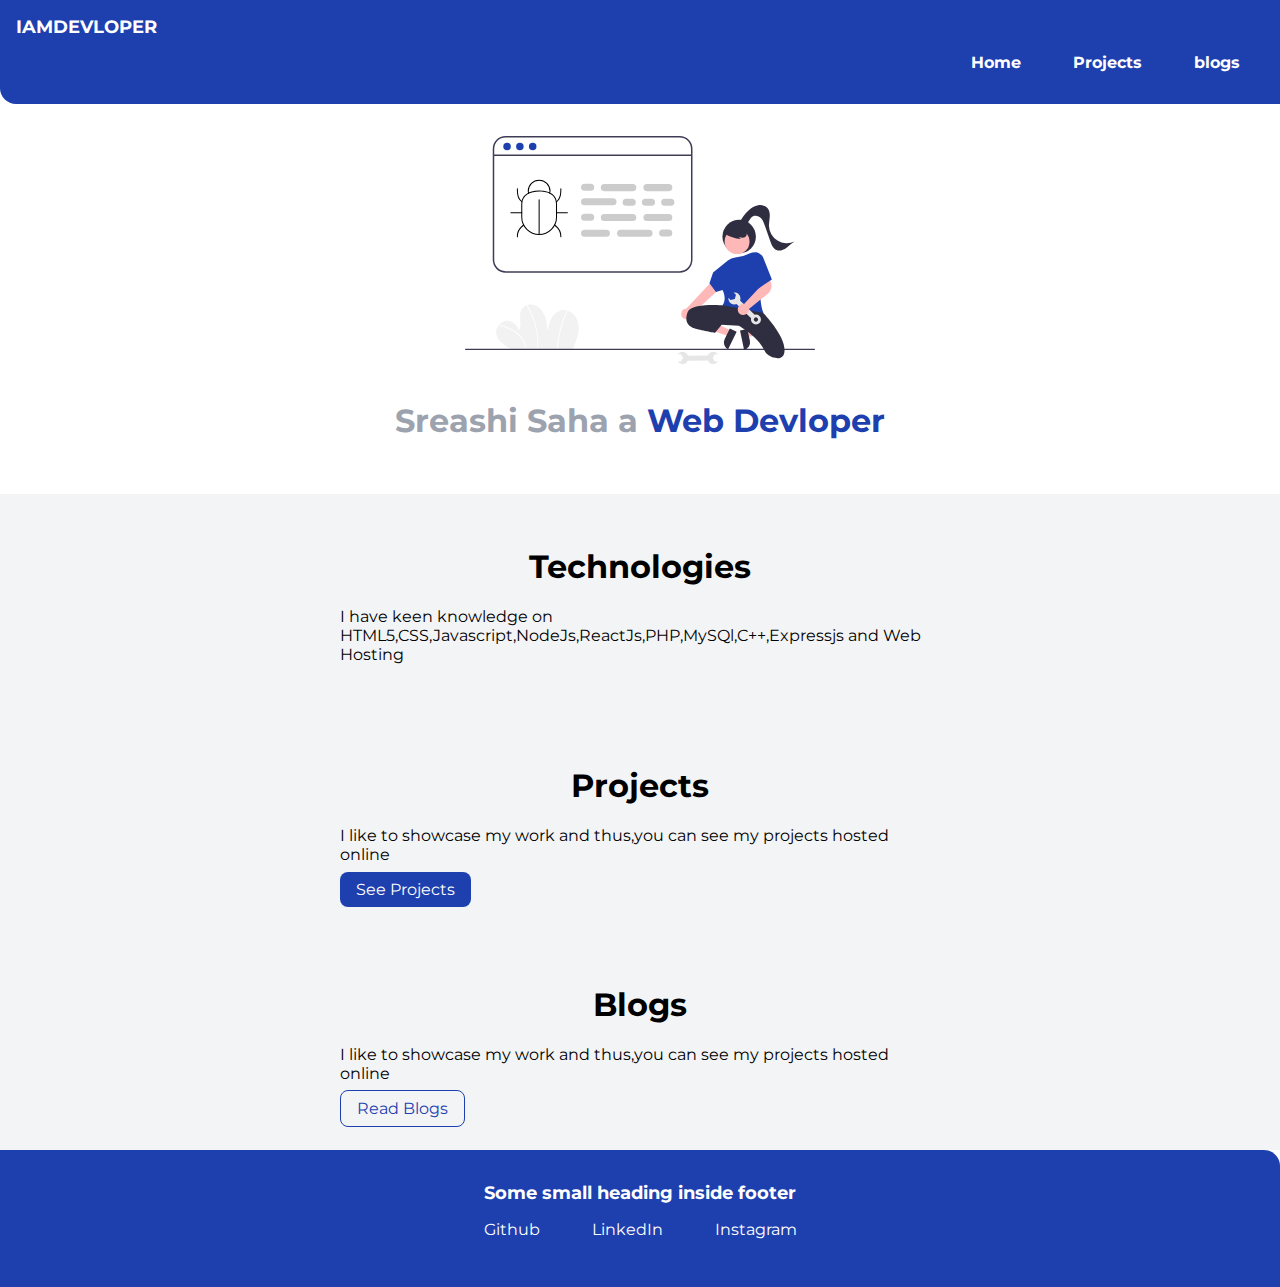
<file: index.html>
<!DOCTYPE html>
<html lang="en">
<head>
    <meta charset="UTF-8">
    <meta name="viewport" content="width=device-width, initial-scale=1.0">
    <meta http-equiv="X-UA-Compatible" content="ie=edge">
    <link href="style.css" rel="stylesheet"/>
    <title>home | sreashisaha</title>
</head>
<body>
     <nav class="navigation container">

                <div class="nav-brand">IAMDEVLOPER</div>
               <ul class="list-non-bullet nav-pills">
                   <li class="list-item-inline">
                       <a class="link link-active" href="/">Home</a>
                      </li>
                      <li class="list-item-inline"> 
                          <a class="link link-active" href="/projects.html">Projects</a>
                      </li>   
                      <li class="list-item-inline">
                       <a class="link link-active" href="/blogs.html">blogs</a>
                      </li>
                  
               </ul>
           </nav>
           <header class="hero">
                <img class="hero-img" src="images/hero.svg"/>
                <h1 class="hero-heading">Sreashi Saha a <span class="hero-inverted">Web Devloper</span> </h1>
            </header>
            <section class="section ow">
                    <div class="container container-center">
                    <h1>Technologies</h1>
                    <p>I have keen knowledge on HTML5,CSS,Javascript,NodeJs,ReactJs,PHP,MySQl,C++,Expressjs and Web Hosting</p>
                </div>
                </section>
                <section class="section ow">
                        <div class="container container-center">
                        <h1>Projects</h1>
                        <p>I like to showcase my work and thus,you can see my projects hosted online</p>
                        <a class="link link-primary" href="/">See Projects</a>
    
                        </div>
                </section>
                <section class="section ow">
                        <div class="container container-center">
                        <h1>Blogs</h1>
                        <p>I like to showcase my work and thus,you can see my projects hosted online</p>
                        <a class="link link-secondary" href="/">Read Blogs</a>
    
                        </div>
                </section>

                <footer class="footer ">
                        <div class="footer-header">Some small heading inside footer</div>
                        <ul class="social-links list-non-bullet">
                            <li class="list-item-inline"><a class="link" href="https://github.com/sreashi">Github</a></li>
                            <li class="list-item-inline"><a class="link" href="https://www.linkedin.com/in/sreashi-saha-898552151/">LinkedIn</a></li>
                            <li class="list-item-inline"><a  class="link" href="/">Instagram</a></li>
                        </ul>
                    </footer>   
            
</body>
</html>
</file>
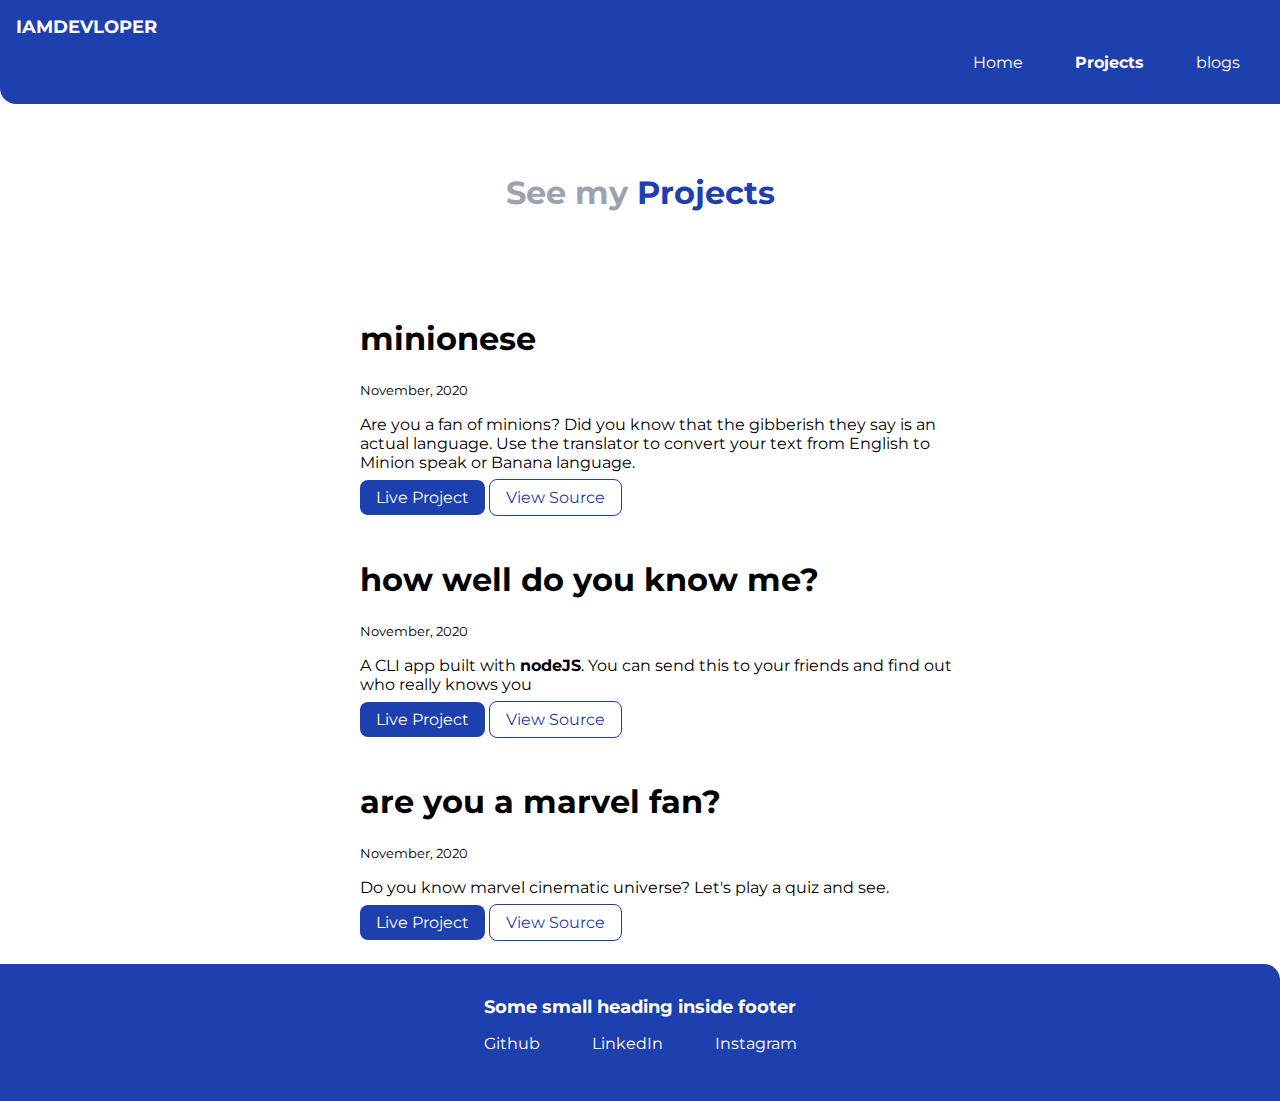
<file: projects.html>
<!DOCTYPE html>
<html lang="en">
<head>
    <meta charset="UTF-8">
    <meta name="viewport" content="width=device-width, initial-scale=1.0">
    <meta http-equiv="X-UA-Compatible" content="ie=edge">
    <title>Projects</title>
    <link href="style.css" rel="stylesheet"/>
</head>
<body>
        <nav class="navigation container">

                <div class="nav-brand">IAMDEVLOPER</div>
               <ul class="list-non-bullet nav-pills">
                   <li class="list-item-inline">
                       <a class="link " href="/">Home</a>
                      </li>
                      <li class="list-item-inline"> 
                          <a class="link link-active" href="/projects.html">Projects</a>
                      </li>   
                      <li class="list-item-inline">
                       <a class="link " href="/blogs.html">blogs</a>
                      </li>
                  
               </ul>
           </nav>
           <header class="hero">
                <h1 class="hero-heading">See my <span class="hero-inverted">Projects</span> </h1>
            </header>
            <ul class="list-non-bullet">

                  
                    <li>
                        <article class="showcase-list container container-center ">
                            <h1>minionese</h1>
                        <small>November, 2020</small>
                        <p>Are you a fan of minions? Did you know that the gibberish they say is an actual language. Use the translator to convert your text from English to Minion speak or Banana language.</p>
            
                        <a class="link link-primary" href="https://github.com/tanaypratap/neogcamp-banana-speak">Live Project</a>
                        <a class="link link-secondary" href="https://bananaspeakpractice.netlify.app/">View Source</a>
            
                        </article>
                        
                    </li>
            
                    <li>
                        <article class="showcase-list container container-center ">
                            <h1>how well do you know me?</h1>
                            <small>November, 2020</small>
                            <p>A CLI app built with <strong>nodeJS</strong>. You can send this to your friends and find out who really knows you</p>
                
                            <a class="link link-primary" href="https://repl.it/@tanaypratap/end-game?embed=true">Live Project</a>
                            <a class="link link-secondary" href="https://github.com/tanaypratap/neogcamp-cli-project-1">View Source</a>
                        </article>
                        
                    </li>
            
                    <li>
                        <article class="showcase-list container container-center ">
                            <h1>are you a marvel fan?</h1>
                        <small>November, 2020</small>
                        <p>Do you know marvel cinematic universe? Let's play a quiz and see.</p>
            
                        <a class="link link-primary" href="https://repl.it/@tanaypratap/quiz-on-marvel?embed=true">Live Project</a>
                        <a class="link link-secondary" href="https://github.com/tanaypratap/neogcamp-quiz-on-marvel">View Source</a>
            
                        </article>
                        
                    </li>
            
                </ul>
                <footer class="footer ">
                        <div class="footer-header">Some small heading inside footer</div>
                        <ul class="social-links list-non-bullet">
                            <li class="list-item-inline"><a class="link" href="https://github.com/sreashi">Github</a></li>
                            <li class="list-item-inline"><a class="link" href="https://www.linkedin.com/in/sreashi-saha-898552151/">LinkedIn</a></li>
                            <li class="list-item-inline"><a  class="link" href="/">Instagram</a></li>
                        </ul>
                    </footer>        
</body>
</html>
</file>
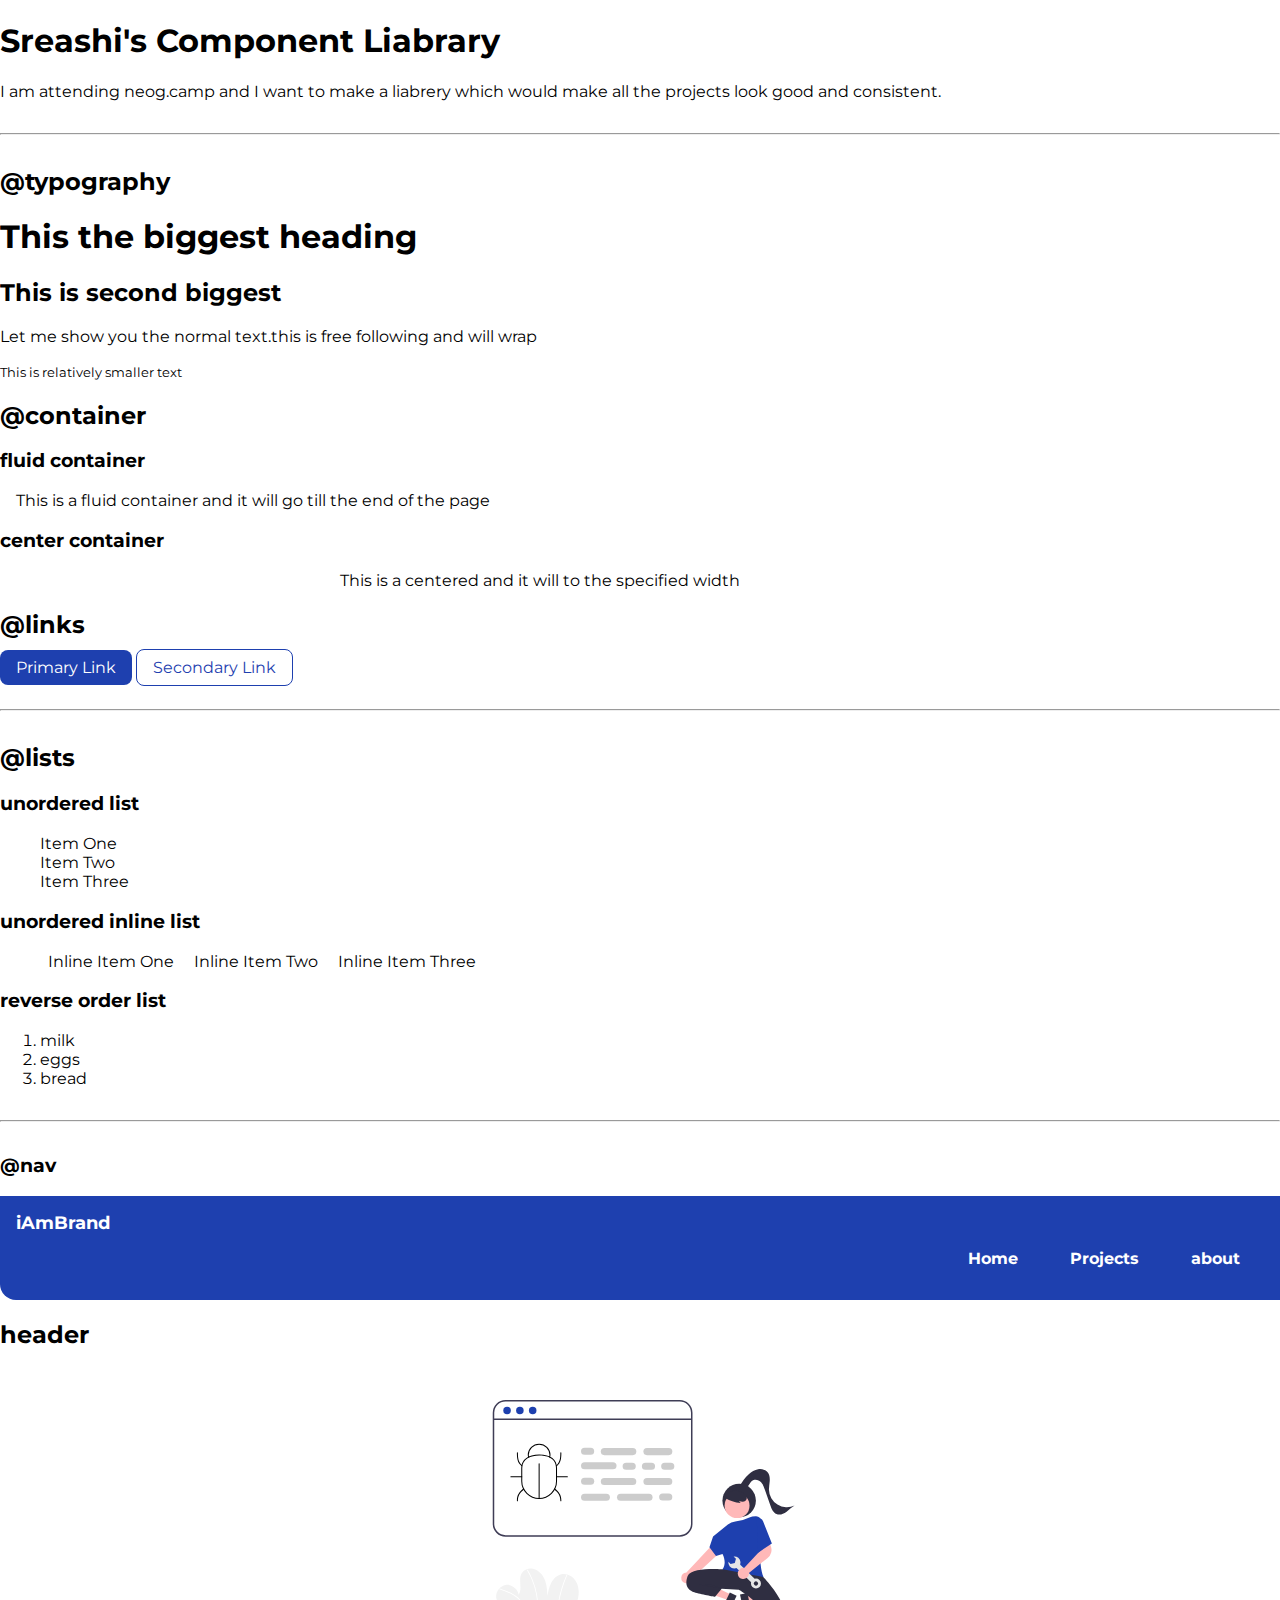
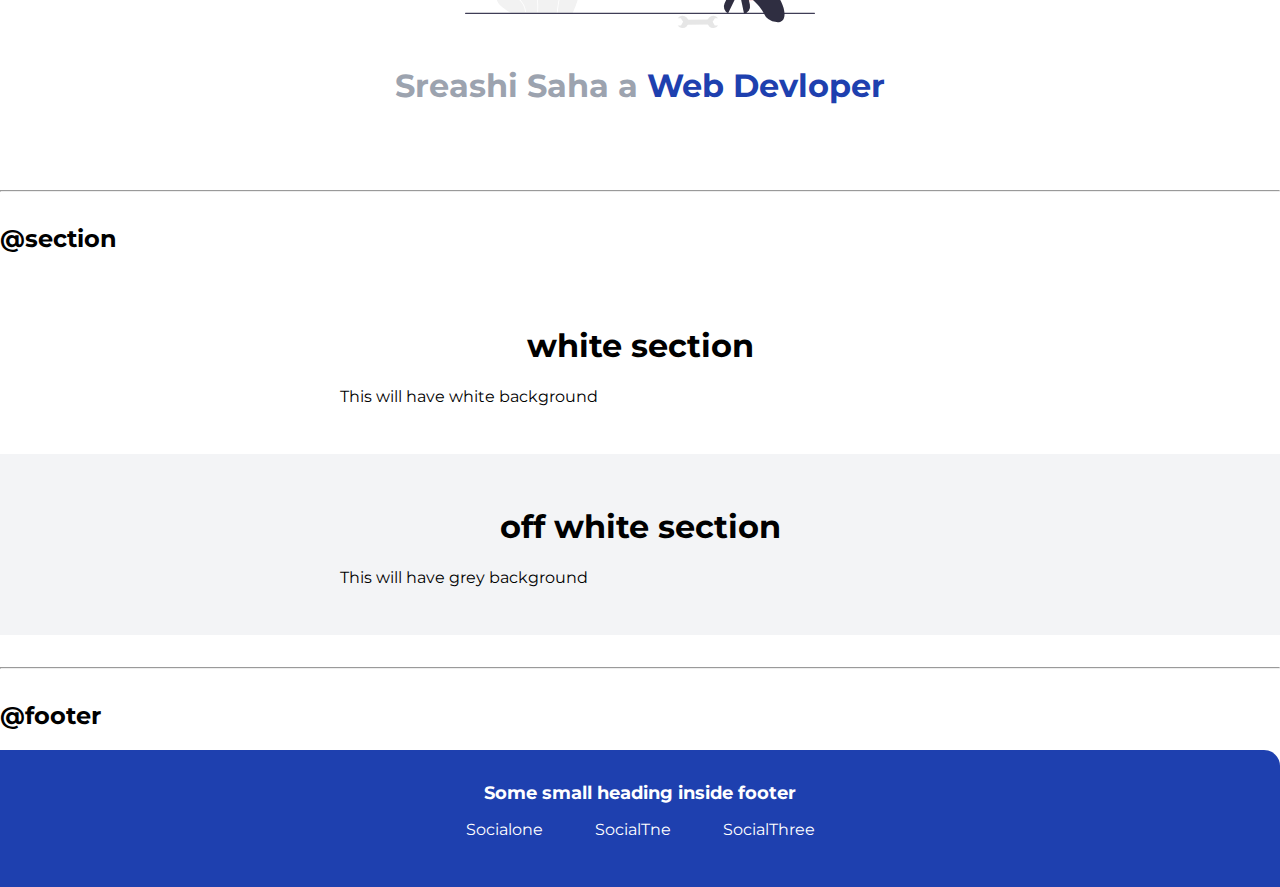
<file: lib/components.html>
<!DOCTYPE html>
<html lang="en">
<head>
    <meta charset="UTF-8">
    <meta name="viewport" content="width=device-width, initial-scale=1.0">
    <meta http-equiv="X-UA-Compatible" content="ie=edge">
    <title>Component Liabrery</title>
    <link href="/style.css" rel="stylesheet"/>
</head>
<body>
    <h1>  Sreashi's Component Liabrary </h1>
    <p>I am attending neog.camp and I want to make a liabrery which would make all the projects look good and consistent. </p>

    <hr>
    <h2>@typography</h2> 

    <h1>This the biggest heading</h1>
    <h2>This is second biggest</h2>
    <p>Let me show you the normal text.this is free following and will wrap</p>
    <small>This is relatively smaller text</small>

    <h2>@container</h2>
    <h3>fluid container</h3>
    <div class="container">This is a fluid container and it will go till the end of the page</div>
    <h3>center container</h3>
    <div class="container container-center">This is a centered and it will to the specified width </div>

    <h2>@links</h2>
    <a class=
    "link link-primary" href="/">Primary Link</a>
    <a class="link link-secondary" href="/">Secondary Link</a>

    <hr>
    <h2>@lists</h2>
    <h3>unordered list</h3>
    <ul class="list-non-bullet">
        <li>Item One</li>
        <li>Item Two</li>
        <li>Item Three </li>

    </ul>   
    <h3> unordered inline list</h3>
    <ul class="list-non-bullet">
     
        <li class="list-item-inline">Inline Item One</li>
        <li class="list-item-inline">Inline Item Two</li>
        <li class="list-item-inline">Inline Item Three</li>

    </ul>   
    <h3> reverse order list</h3>
        <ol>
            <li>milk</li>
            <li>eggs</li>
            <li>bread</li>
        </ol>
     <hr/>   
     <h3> @nav</h3>
     <nav class="navigation container">

          <div class="nav-brand">iAmBrand</div>
         <ul class="list-non-bullet nav-pills">
             <li class="list-item-inline">
                 <a class="link link-active" href="/">Home</a>
                </li>
                <li class="list-item-inline"> 
                    <a class="link link-active" href="/">Projects</a>
                </li>   
                <li class="list-item-inline">
                 <a class="link link-active" href="/">about</a>
                </li>
            
         </ul>
     </nav>
     <h2>header</h2>
     <header class="hero">
         <img class="hero-img" src="/images/hero.svg"/>
         <h1 class="hero-heading">Sreashi Saha a <span class="hero-inverted">Web Devloper</span> </h1>
     </header>
     <hr>
     <h2>@section</h2>
     <section class="section">
         <div class="container container-center">
         <h1>white section</h1>
         <p>This will have white background</p>
         </div>
     </section>
     <section class="section ow">
            <div class="container container-center">
            <h1>off white section</h1>
            <p>This will have grey background</p>
        </div>
        </section>

       <hr> 
       <h2>@footer</h2>
     <footer class="footer ">
         <div class="footer-header">Some small heading inside footer</div>
         <ul class="social-links list-non-bullet">
             <li class="list-item-inline"><a class="link" href="/">Socialone</a></li>
             <li class="list-item-inline"><a class="link" href="/">SocialTne</a></li>
             <li class="list-item-inline"><a  class="link" href="/">SocialThree</a></li>
         </ul>
     </footer>   
</body>
</html>
</file>
<file: style.css>
@import url('https://fonts.googleapis.com/css2?family=Montserrat:wght@400;700&display=swap');
:root {
    --primary-color:#1E40AF;
    --dark-gray:#9CA3AF;
    --off-white:#F3F4F6;
}
body{
    font-family: 'Montserrat', sans-serif;
    margin: 0px;
}
hr{
    margin: 2rem 0rem;
}

.container{
    padding: 0 1rem;/**erm=relative to font size**/

}
.container-center{
    max-width: 600px;
    margin: auto;

}
.link{
    text-decoration: none;
    padding: 0.5rem 1rem;


}
.link-primary{
    background-color:  var(--primary-color);
    border-radius: 0.5rem;
    color: white;
}

.link-secondary{
    color: var(--primary-color);
    border-radius: 0.5rem;
    border: 1px solid var(--primary-color);

}
.list-non-bullet {
    list-style: none;
}
.list-item-inline{
    display: inline;
    padding: 0rem 0.5rem;
}
.navigation {
    background-color: var(--primary-color);
    color: white;
    padding: 1rem;
    border-bottom-left-radius: 1rem;
}
.navigation .nav-brand{
    font-weight: bold;
    font-size: 1.1rem;
}
.navigation .link{
    color: white;
    text-align: right;
}
.navigation .nav-pills{
    text-align: right;
}
.navigation .link-active{
    font-weight: bold;

}
.hero{
    padding:  2rem;
}
.hero .hero-img{
    max-width: 350px;
    display: block;
    margin: auto;
}
.hero .hero-heading{
    text-align: center;
    /* font-size: 2rem; */
    color: var(--dark-gray);
    padding-top:1rem  ;
}
.hero .hero-heading .hero-inverted{
    color: var(--primary-color);
}
.section{
    padding: 2rem;

}

.section h1{
    text-align: center;
   

}
.ow{
    background-color: var(--off-white);
}
.showcase-list{
    padding: 1rem 2rem;

}
.footer{
    background-color: var(--primary-color);
    padding: 2rem 1rem;
    text-align: center;
    color: #ffff;
    border-top-right-radius: 1rem;
    
}
.footer .link{
    color: #ffff;
}
.footer ul{
  padding-inline-start: 0px;  
}
.footer .footer-header {
    font-weight: bold;
    font-size: large;
}
</file>
